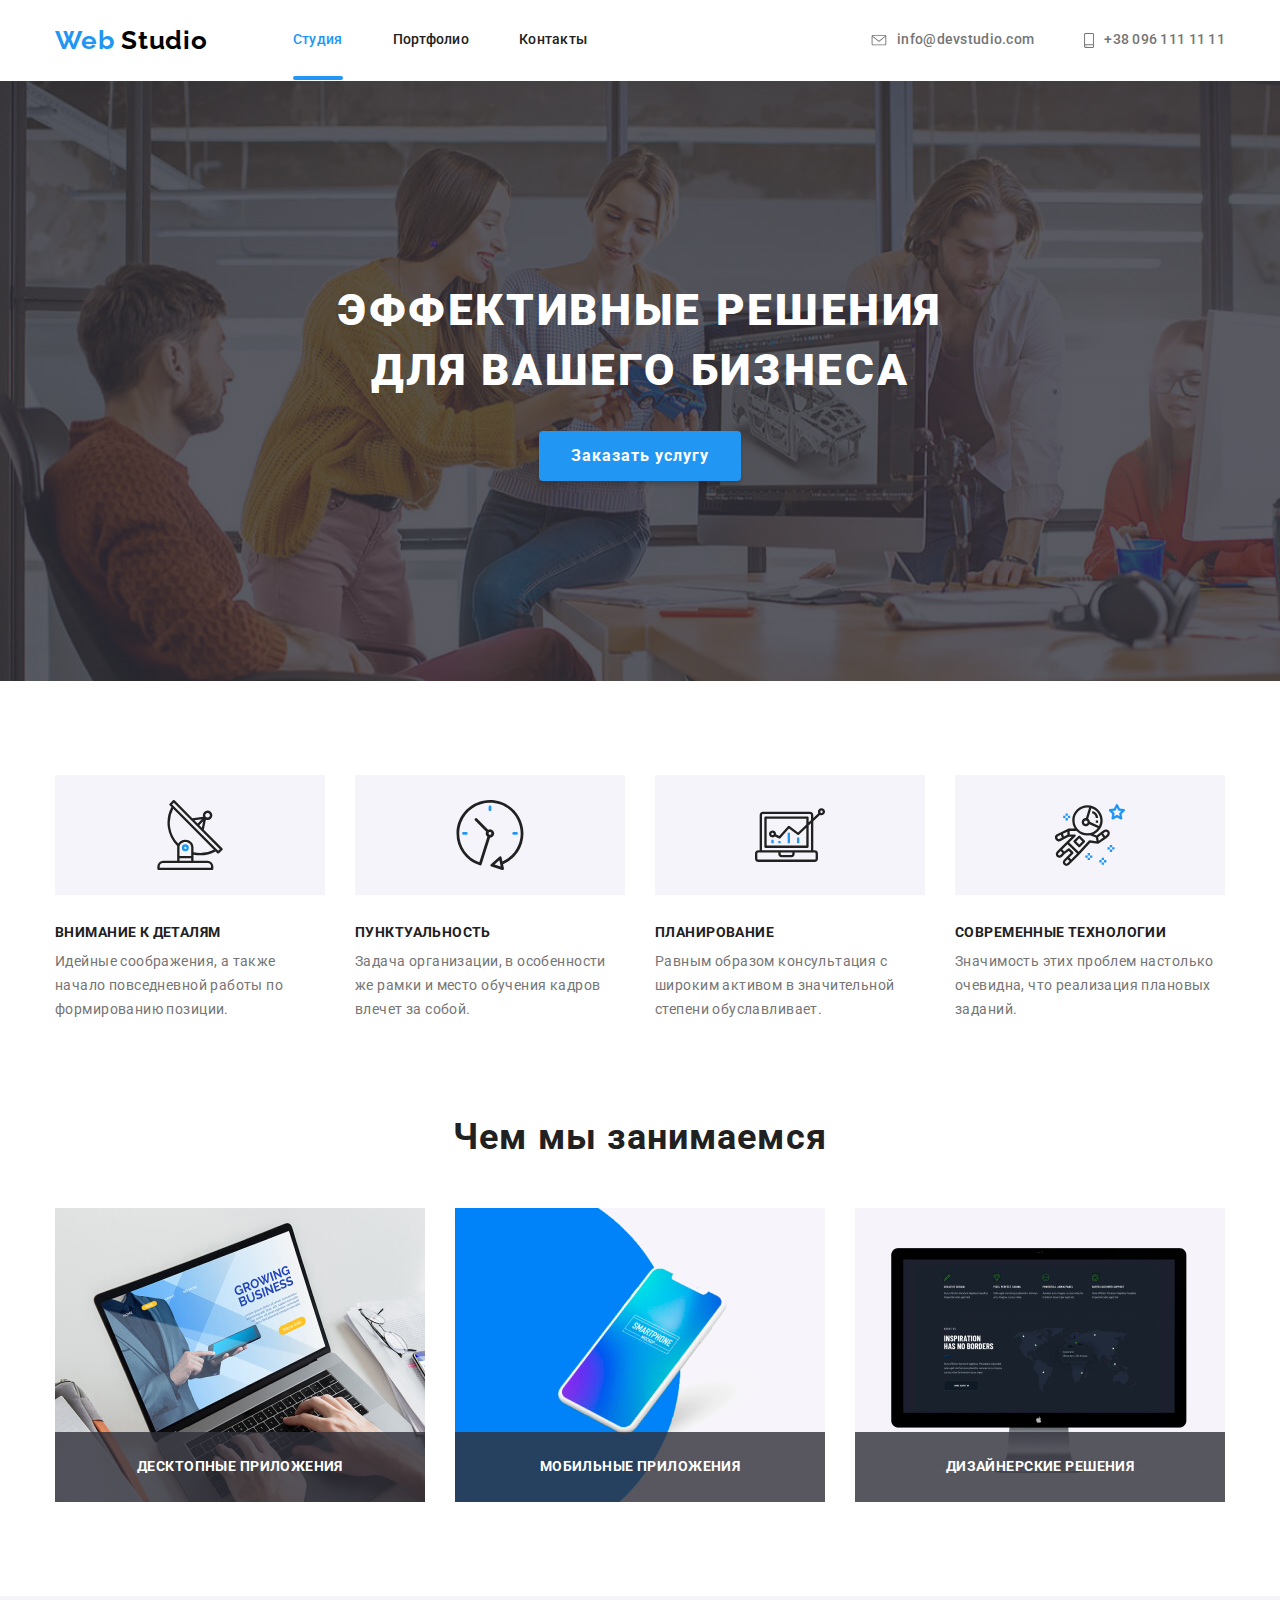
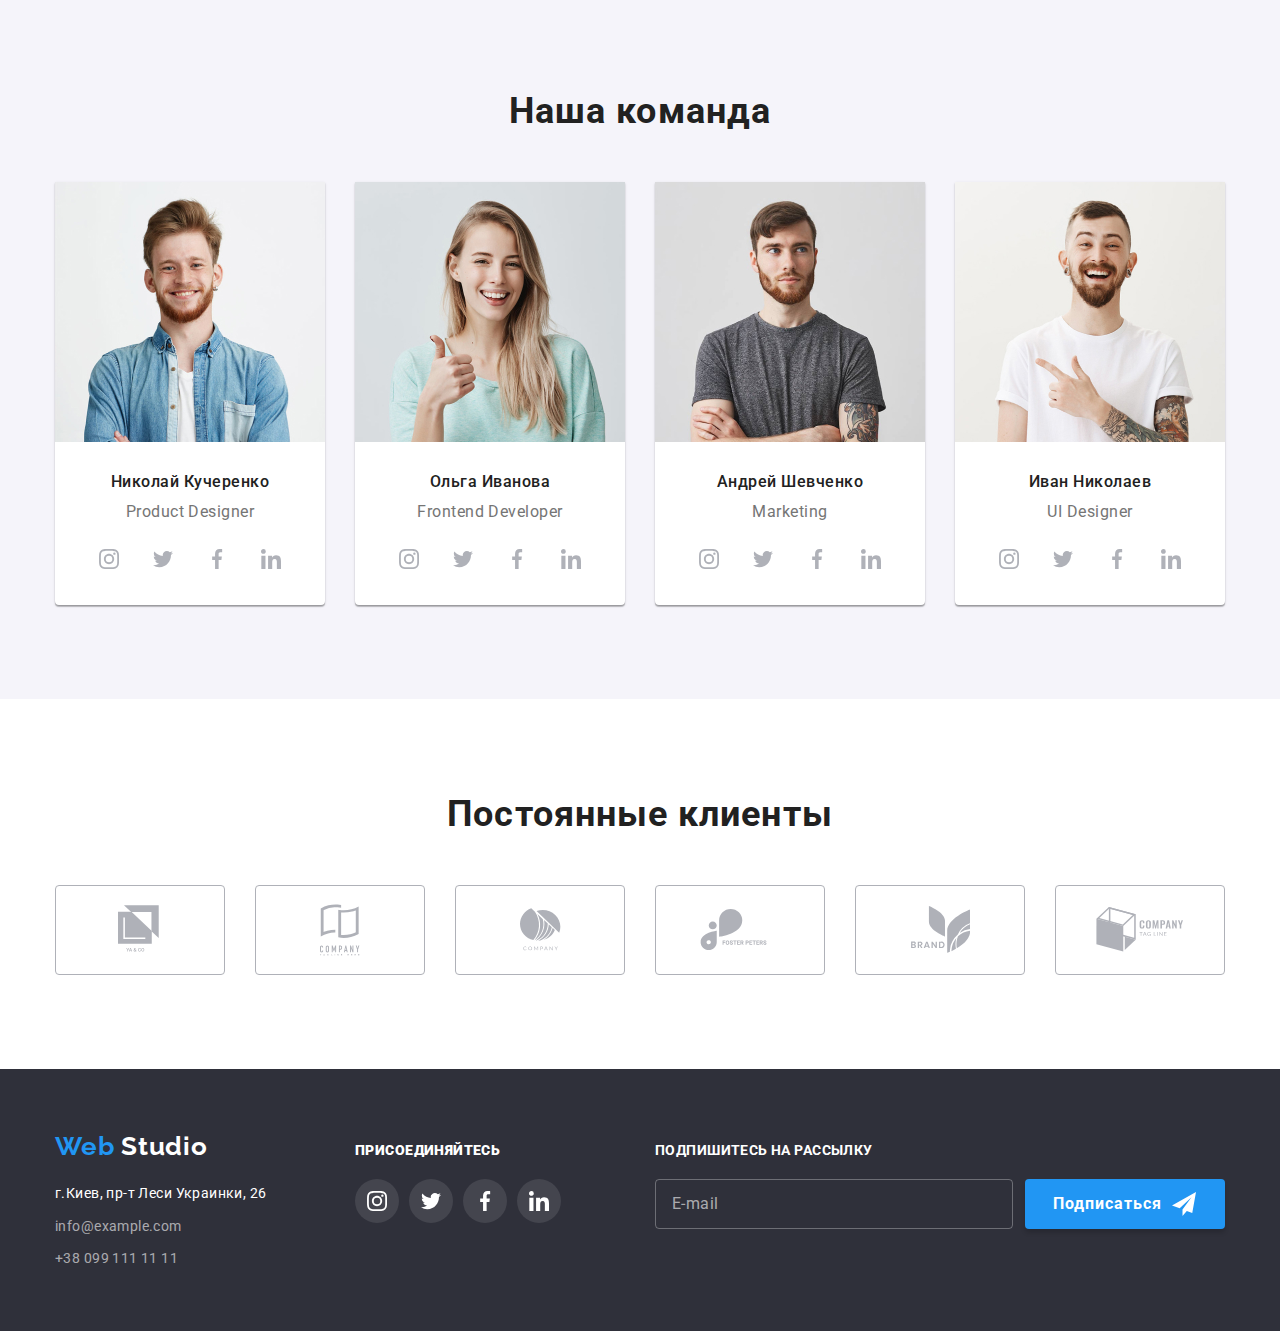
<file: index.html>
<!DOCTYPE html>
<html lang="ru">
  <head>
    <meta charset="UTF-8" />
    <meta name="viewport" content="width=device-width, initial-scale=1.0" />
    <title>Web Studio</title>
    <link
      href="https://fonts.googleapis.com/css2?family=Raleway:wght@700&family=Roboto:wght@400;500;700;900&display=swap"
      rel="stylesheet"
    />
    <link rel="stylesheet" href="./css/normalize.css" />
    <link rel="stylesheet" href="./css/styles.css" />
  </head>
  <body>
    <header class="site-navig">
      <div class="container">
        <nav class="main-navig">
          <a href="./index.html" lang="en" class="logo link">
            <span class="accent"> Web </span> Studio
          </a>
          <ul class="navig-list">
            <li class="navig-item">
              <a href="./index.html" class="navig link current">Студия</a>
            </li>
            <li class="navig-item">
              <a href="./portfolio.html" class="navig link">Портфолио</a>
            </li>
            <li class="navig-item">
              <a href="" class="navig link">Контакты</a>
            </li>
          </ul>
        </nav>
        <address class="main-navig-address">
          <a href="mailto:info@devstudio.com" class="mail link">
            <svg class="envelope-svg" width="16" height="11">
              <use href="./images/sprite.svg#icon-envelope"></use>
            </svg>
            info@devstudio.com
          </a>
          <a href="tel:+380961111111" class="telephone link">
            <svg class="smartphone-svg" width="10" height="15">
              <use href="./images/sprite.svg#icon-smartphone"></use>
            </svg>
            +38 096 111 11 11
          </a>
        </address>
      </div>
    </header>

    <main>
      <!--секция - Герой-->
      <section class="hero">
        <h1 class="hero-title">
          Эффективные решения <br />
          для вашего бизнеса
        </h1>
        <button data-modal-open type="button" class="hero-btn">
          Заказать услугу
        </button>
      </section>

      <!--Модальное окно с формой-->
      <div data-modal class="backdrop is-hidden">
        <form class="modal-form">
          <b class="modal-form-title">
            Оставьте свои данные, мы вам перезвоним</b
          >
          <button data-modal-close type="button" class="modal-close-btn">
            <svg class="modal-form-icon-close" width="18" height="18">
              <use href="./images/sprite.svg#icon-close"></use>
            </svg>
          </button>
          <div class="modal-form-user-name">
            <input
              type="text"
              name="user-name"
              id="user-name"
              class="modal-form-input"
              placeholder=" "
              required
              minlength="2"
            />
            <label for="user-name" class="modal-form-label"> Имя* </label>
            <svg class="modal-form-icons" width="18" height="18">
              <use href="./images/sprite.svg#icon-person"></use>
            </svg>
          </div>
          <div class="modal-form-user-telephone">
            <input
              type="tel"
              name="user-telephone"
              id="user-telephone"
              class="modal-form-input"
              placeholder=" "
              required
              minlength="10"
              maxlength="10"
            />
            <label for="user-telephone" class="modal-form-label">
              Телефон*
            </label>
            <svg class="modal-form-icons" width="18" height="18">
              <use href="./images/sprite.svg#icon-phone"></use>
            </svg>
          </div>
          <div class="modal-form-user-email">
            <input
              type="email"
              name="user-email"
              id="user-email"
              class="modal-form-input"
              placeholder=" "
              required
            />
            <label for="user-email" class="modal-form-label"> Почта* </label>
            <svg class="modal-form-icons" width="18" height="18">
              <use href="./images/sprite.svg#icon-email"></use>
            </svg>
          </div>
          <div class="modal-form-user-comment">
            <textarea
              class="modal-form-comment"
              name="user-comment"
              id="user-comment"
              placeholder=" "
            ></textarea>
            <label for="user-comment" class="modal-form-label">
              Комментарий
            </label>
          </div>
          <label class="user-agreement">
            Соглашаюсь с рассылкой и принимаю
            <a chref="" class="accent-agreement"> Условия договора </a>
            <input
              type="checkbox"
              value="accept"
              name="user-agreement"
              class="agreement-checkbox"
            />
            <svg class="icon-check" width="16" height="15">
              <use href="./images/sprite.svg#icon-check"></use>
            </svg>
          </label>

          <button type="submit" class="modal-form-btn">Отправить</button>
        </form>
      </div>

      <!--секция со скрытым заголовком - Наши преимущества -->
      <section class="preference">
        <div class="container">
          <h2 class="visuallyhidden">Наши преимущества</h2>
          <ul class="preference-list">
            <li class="preference-item">
              <div class="preference-item-svg">
                <svg class="icons" width="70" height="70">
                  <use href="./images/sprite.svg#antenna"></use>
                </svg>
              </div>
              <h3 class="preference-subtitle">Внимание к деталям</h3>
              <p class="preference-description">
                Идейные соображения, а также начало повседневной работы по
                формированию позиции.
              </p>
            </li>
            <li class="preference-item">
              <div class="preference-item-svg">
                <svg class="icons" width="70" height="70">
                  <use href="./images/sprite.svg#clock"></use>
                </svg>
              </div>
              <h3 class="preference-subtitle">Пунктуальность</h3>
              <p class="preference-description">
                Задача организации, в особенности же рамки и место обучения
                кадров влечет за собой.
              </p>
            </li>
            <li class="preference-item">
              <div class="preference-item-svg">
                <svg class="icons" width="70" height="70">
                  <use href="./images/sprite.svg#diagram"></use>
                </svg>
              </div>
              <h3 class="preference-subtitle">Планирование</h3>
              <p class="preference-description">
                Равным образом консультация с широким активом в значительной
                степени обуславливает.
              </p>
            </li>
            <li class="preference-item">
              <div class="preference-item-svg">
                <svg class="icons" width="70" height="70">
                  <use href="./images/sprite.svg#astronaut"></use>
                </svg>
              </div>
              <h3 class="preference-subtitle">
                Современные технологии
              </h3>
              <p class="preference-description">
                Значимость этих проблем настолько очевидна, что реализация
                плановых заданий.
              </p>
            </li>
          </ul>
        </div>
      </section>
      <!--Наши услуги-->
      <section class="services">
        <div class="container">
          <h2 class="services-title">Чем мы занимаемся</h2>
          <ul class="services-list">
            <li class="services-item">
              <a href="" class="link">
                <img src="./images/img1.jpg " alt="ноутбук" width="370" />
                <p class="services-text"><b>Десктопные приложения</b></p>
              </a>
            </li>
            <li class="services-item">
              <a href="" class="link">
                <img
                  src="./images/img2.jpg "
                  alt="мобильный телефон"
                  width="370"
                />
                <p class="services-text"><b>Мобильные приложения </b></p>
              </a>
            </li>
            <li class="services-item">
              <a href="" class="link">
                <img src="./images/img3.jpg " alt="монитор" width="370" />
                <p class="services-text"><b>Дизайнерские решения</b></p>
              </a>
            </li>
          </ul>
        </div>
      </section>
      <!--Наша команда-->
      <section class="team">
        <div class="container">
          <h2 class="team-title">Наша команда</h2>
          <ul class="team-list">
            <li class="team-item">
              <img
                src="./images/Nikolai.jpg "
                alt="Фото Николая Кучеренко"
                width="270"
              />
              <h3 class="team-subtitle">Николай Кучеренко</h3>
              <p class="team-position" lang="en">Product Designer</p>
              <ul class="social-list">
                <li class="social-list-item">
                  <a class="link" href="" aria-label="ссылка на Instagram">
                    <svg class="social-icons" width="20" height="20">
                      <use href="./images/sprite.svg#icon-instagram"></use>
                    </svg>
                  </a>
                </li>
                <li class="social-list-item">
                  <a class="link" href="" aria-label="ссылка на Twitter">
                    <svg class="social-icons" width="20" height="20">
                      <use href="./images/sprite.svg#icon-twitter"></use>
                    </svg>
                  </a>
                </li>
                <li class="social-list-item">
                  <a class="link" href="" aria-label="ссылка на Facebook">
                    <svg class="social-icons" width="20" height="20">
                      <use href="./images/sprite.svg#icon-facebook"></use>
                    </svg>
                  </a>
                </li>
                <li class="social-list-item">
                  <a class="link" href="" aria-label="ссылка на LinkedIn">
                    <svg class="social-icons" width="20" height="20">
                      <use href="./images/sprite.svg#icon-linkedin"></use>
                    </svg>
                  </a>
                </li>
              </ul>
            </li>
            <li class="team-item">
              <img
                src="./images/Olga.jpg "
                alt="Фото Ольги Ивановой"
                width="270"
              />
              <h3 class="team-subtitle">Ольга Иванова</h3>
              <p class="team-position" lang="en">Frontend Developer</p>
              <ul class="social-list">
                <li class="social-list-item">
                  <a class="link" href="" aria-label="ссылка на Instagram">
                    <svg class="social-icons" width="20" height="20">
                      <use href="./images/sprite.svg#icon-instagram"></use>
                    </svg>
                  </a>
                </li>
                <li class="social-list-item">
                  <a class="link" href="" aria-label="ссылка на Twitter">
                    <svg class="social-icons" width="20" height="20">
                      <use href="./images/sprite.svg#icon-twitter"></use>
                    </svg>
                  </a>
                </li>
                <li class="social-list-item">
                  <a class="link" href="" aria-label="ссылка на Facebook">
                    <svg class="social-icons" width="20" height="20">
                      <use href="./images/sprite.svg#icon-facebook"></use>
                    </svg>
                  </a>
                </li>
                <li class="social-list-item">
                  <a class="link" href="" aria-label="ссылка на LinkedIn">
                    <svg class="social-icons" width="20" height="20">
                      <use href="./images/sprite.svg#icon-linkedin"></use>
                    </svg>
                  </a>
                </li>
              </ul>
            </li>
            <li class="team-item">
              <img
                src="./images/Andrei.jpg "
                alt="Фото Андрея Шевченко"
                width="270"
              />
              <h3 class="team-subtitle">Андрей Шевченко</h3>
              <p class="team-position" lang="en">Marketing</p>
              <ul class="social-list">
                <li class="social-list-item">
                  <a class="link" href="" aria-label="ссылка на Instagram">
                    <svg class="social-icons" width="20" height="20">
                      <use href="./images/sprite.svg#icon-instagram"></use>
                    </svg>
                  </a>
                </li>
                <li class="social-list-item">
                  <a class="link" href="" aria-label="ссылка на Twitter">
                    <svg class="social-icons" width="20" height="20">
                      <use href="./images/sprite.svg#icon-twitter"></use>
                    </svg>
                  </a>
                </li>
                <li class="social-list-item">
                  <a class="link" href="" aria-label="ссылка на Facebook">
                    <svg class="social-icons" width="20" height="20">
                      <use href="./images/sprite.svg#icon-facebook"></use>
                    </svg>
                  </a>
                </li>
                <li class="social-list-item">
                  <a class="link" href="" aria-label="ссылка на LinkedIn">
                    <svg class="social-icons" width="20" height="20">
                      <use href="./images/sprite.svg#icon-linkedin"></use>
                    </svg>
                  </a>
                </li>
              </ul>
            </li>
            <li class="team-item">
              <img
                src="./images/Ivan.jpg "
                alt="Фото Ивана Николаева"
                width="270"
              />
              <h3 class="team-subtitle">Иван Николаев</h3>
              <p class="team-position" lang="en">UI Designer</p>
              <ul class="social-list">
                <li class="social-list-item">
                  <a class="link" href="" aria-label="ссылка на Instagram">
                    <svg class="social-icons" width="20" height="20">
                      <use href="./images/sprite.svg#icon-instagram"></use>
                    </svg>
                  </a>
                </li>
                <li class="social-list-item">
                  <a class="link" href="" aria-label="ссылка на Twitter">
                    <svg class="social-icons" width="20" height="20">
                      <use href="./images/sprite.svg#icon-twitter"></use>
                    </svg>
                  </a>
                </li>
                <li class="social-list-item">
                  <a class="link" href="" aria-label="ссылка на Facebook">
                    <svg class="social-icons" width="20" height="20">
                      <use href="./images/sprite.svg#icon-facebook"></use>
                    </svg>
                  </a>
                </li>
                <li class="social-list-item">
                  <a class="link" href="" aria-label="ссылка на LinkedIn">
                    <svg class="social-icons" width="20" height="20">
                      <use href="./images/sprite.svg#icon-linkedin"></use>
                    </svg>
                  </a>
                </li>
              </ul>
            </li>
          </ul>
        </div>
      </section>
      <!--Постоянные клиенты-->
      <section class="clients">
        <div class="container">
          <h2 class="client-title">Постоянные клиенты</h2>
          <ul class="client-list">
            <li class="client-list-item">
              <a
                class="client-list-link"
                href=""
                target="_blank"
                aria-label="логотип компании YA and CO"
              >
                <svg class="clients-logo" width="45" height="50">
                  <use href="./images/sprite.svg#client1"></use>
                </svg>
              </a>
            </li>
            <li class="client-list-item">
              <a
                class="client-list-link"
                href=""
                target="_blank"
                aria-label="логотип компании Tagline Here"
              >
                <svg class="clients-logo" width="40" height="52">
                  <use href="./images/sprite.svg#client2"></use>
                </svg>
              </a>
            </li>
            <li class="client-list-item">
              <a
                class="client-list-link"
                href=""
                target="_blank"
                aria-label="логотип компании Company"
              >
                <svg class="clients-logo" width="41" height="43">
                  <use href="./images/sprite.svg#client3"></use>
                </svg>
              </a>
            </li>
            <li class="client-list-item">
              <a
                class="client-list-link"
                href=""
                target="_blank"
                aria-label="логотип компании Foster Peters"
              >
                <svg class="clients-logo" width="80" height="42">
                  <use href="./images/sprite.svg#client4"></use>
                </svg>
              </a>
            </li>
            <li class="client-list-item">
              <a
                class="client-list-link"
                href=""
                target="_blank"
                aria-label="логотип компании Brand"
              >
                <svg class="clients-logo" width="59" height="47">
                  <use href="./images/sprite.svg#client5"></use>
                </svg>
              </a>
            </li>
            <li class="client-list-item">
              <a
                class="client-list-link"
                href=""
                target="_blank"
                aria-label="логотип компании Tag Line"
              >
                <svg class="clients-logo" width="88" height="45">
                  <use href="./images/sprite.svg#client6"></use>
                </svg>
              </a>
            </li>
          </ul>
        </div>
      </section>
    </main>
    <footer>
      <div class="container">
        <div class="footer-left">
          <a href="./index.html" lang="en" class="logo link">
            <span class="accent"> Web </span> Studio
          </a>
          <address class="contact-info">
            г.Киев, пр-т Леси Украинки, 26
            <a href="mailto:info@example.com" class="contact-info-mail link"
              >info@example.com</a
            >
            <a href="tel:+380991111111" class="contact-info-telephone link"
              >+38 099 111 11 11</a
            >
          </address>
        </div>
        <div class="footer-center">
          <p class="call-to-action"><b>Присоединяйтесь</b></p>
          <ul class="social-list">
            <li class="social-list-item">
              <a class="link" href="" aria-label="ссылка на Instagram">
                <svg class="social-icons" width="20" height="20">
                  <use href="./images/sprite.svg#icon-instagram"></use>
                </svg>
              </a>
            </li>
            <li class="social-list-item">
              <a class="link twitter" href="" aria-label="ссылка на Twitter">
                <svg class="social-icons" width="20" height="20">
                  <use href="./images/sprite.svg#icon-twitter"></use>
                </svg>
              </a>
            </li>
            <li class="social-list-item">
              <a class="link facebook" href="" aria-label="ссылка на Facebook">
                <svg class="social-icons" width="20" height="20">
                  <use href="./images/sprite.svg#icon-facebook"></use>
                </svg>
              </a>
            </li>
            <li class="social-list-item">
              <a class="link linkedin" href="" aria-label="ссылка на LinkedIn">
                <svg class="social-icons" width="20" height="20">
                  <use href="./images/sprite.svg#icon-linkedin"></use>
                </svg>
              </a>
            </li>
          </ul>
        </div>
        <div class="form-submit">
          <form>
            <b class="call-to-action">Подпишитесь на рассылку</b>
            <input
              type="email"
              class="form-submit-email"
              name="user-email"
              placeholder="E-mail"
            />
            <button type="submit" class="form-submit-btn">
              Подписаться
              <svg class="form-icon" width="24" height="24">
                <use href="./images/sprite.svg#icon-send"></use>
              </svg>
            </button>
          </form>
        </div>
      </div>
    </footer>
    <script src="./js/modal.js"></script>
  </body>
</html>
</file>
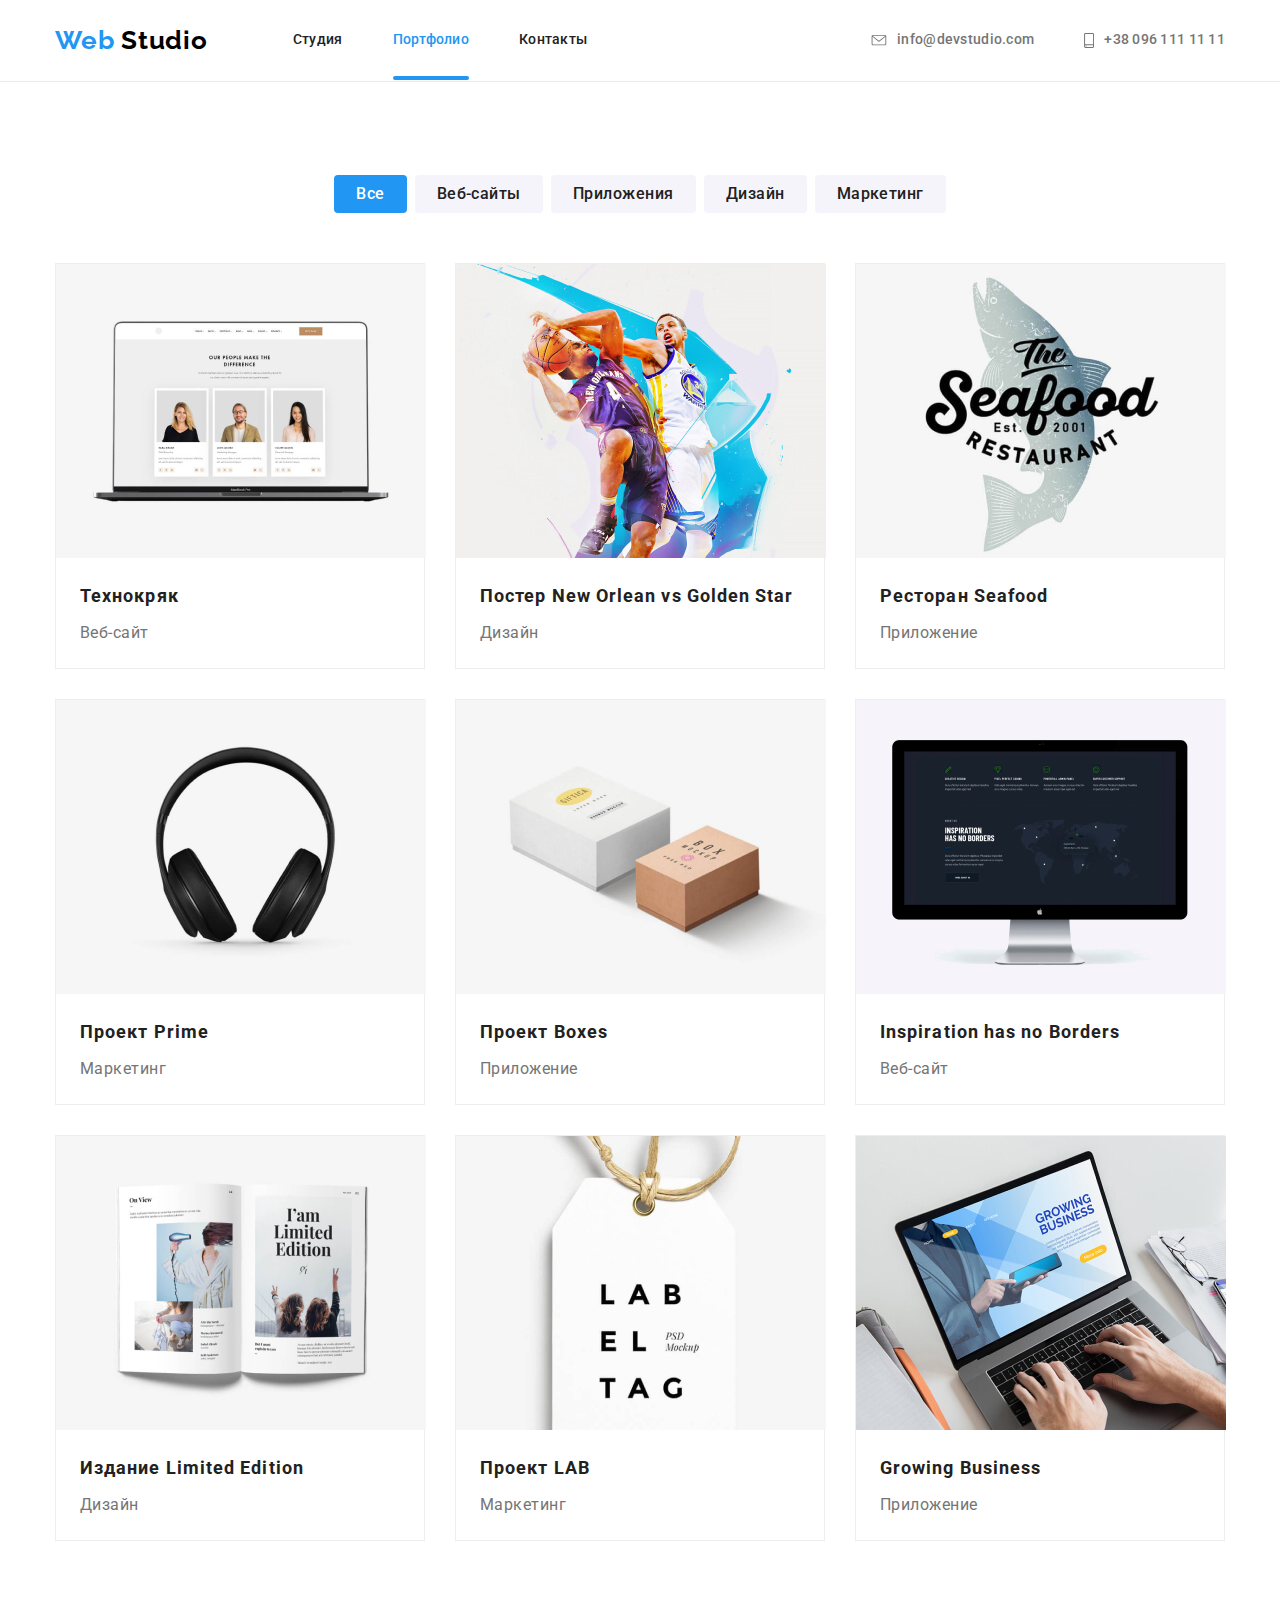
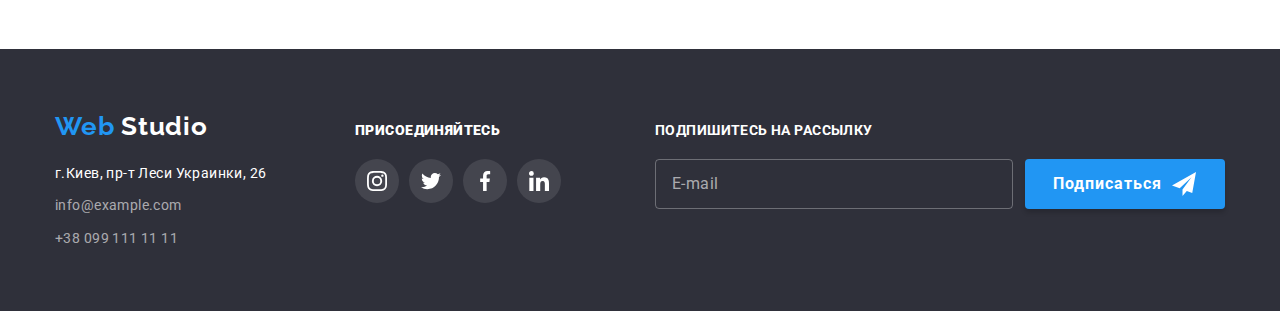
<file: portfolio.html>
<!DOCTYPE html>
<html lang="ru">
  <head>
    <meta charset="UTF-8" />
    <meta name="viewport" content="width=device-width, initial-scale=1.0" />
    <title>Портфолио</title>
    <link
      href="https://fonts.googleapis.com/css2?family=Raleway:wght@700&family=Roboto:wght@400;500;700;900&display=swap"
      rel="stylesheet"
    />
    <link rel="stylesheet" href="./css/normalize.css" />
    <link rel="stylesheet" href="./css/styles.css" />
  </head>

  <body>
    <header class="site-navig">
      <div class="container">
        <nav class="main-navig">
          <a href="./index.html" lang="en" class="logo link">
            <span class="accent"> Web </span> Studio
          </a>
          <ul class="navig-list">
            <li class="navig-item">
              <a href="./index.html" class="navig link">Студия</a>
            </li>
            <li class="navig-item">
              <a href="./portfolio.html" class="navig link current"
                >Портфолио</a
              >
            </li>
            <li class="navig-item">
              <a href="" class="navig link">Контакты</a>
            </li>
          </ul>
        </nav>
        <address class="main-navig-address">
          <a href="mailto:info@devstudio.com" class="mail link">
            <svg class="envelope-svg" width="16" height="11">
              <use href="./images/sprite.svg#icon-envelope"></use>
            </svg>
            info@devstudio.com
          </a>
          <a href="tel:+380961111111" class="telephone link">
            <svg class="smartphone-svg" width="10" height="15">
              <use href="./images/sprite.svg#icon-smartphone"></use>
            </svg>
            +38 096 111 11 11
          </a>
        </address>
      </div>
    </header>
    <main>
      <!--контент страницы-->
      <section class="works">
        <div class="container">
          <h1 class="visuallyhidden">
            Наши работы
          </h1>
          <ul class="filter">
            <li class="filter-item">
              <button class="filter-btn active" type="button">Все</button>
            </li>
            <li class="filter-item">
              <button class="filter-btn" type="button">Веб-сайты</button>
            </li>
            <li class="filter-item">
              <button class="filter-btn" type="button">Приложения</button>
            </li>
            <li class="filter-item">
              <button class="filter-btn" type="button">Дизайн</button>
            </li>
            <li class="filter-item">
              <button class="filter-btn" type="button">Маркетинг</button>
            </li>
          </ul>
          <ul class="works-examples">
            <li class="works-examples-item">
              <a
                href=""
                class="works-examples-link link"
                aria-label="ссылка на пример сайта"
              >
                <div class="works-examples-overlay">
                  <img
                    src="./images/portfolio/project1.jpg"
                    alt="Стартовая страница веб-сайта Технокряк"
                    width="370"
                  />
                  <p class="works-examples-description">
                    Технокряк это современная площадка распространения
                    коронавируса. Компании используют эту платформу для
                    цифрового шпионажа и атак на защищённые сервера конкурентов.
                  </p>
                </div>
                <h2 class="works-examples-subtitle">Технокряк</h2>
                <p class="description-filter">Веб-сайт</p>
              </a>
            </li>
            <li class="works-examples-item">
              <a
                href=""
                class="works-examples-link link"
                aria-label="ссылка на пример дизайна постера"
              >
                <div class="works-examples-overlay">
                  <img
                    src="./images/portfolio/project2.jpg"
                    alt="Постер с баскетболистами"
                    width="370"
                  />
                  <p class="works-examples-description">
                    Технокряк это современная площадка распространения
                    коронавируса. Компании используют эту платформу для
                    цифрового шпионажа и атак на защищённые сервера конкурентов.
                  </p>
                </div>
                <h2 class="works-examples-subtitle">
                  Постер New Orlean vs Golden Star
                </h2>
                <p class="description-filter">Дизайн</p>
              </a>
            </li>
            <li class="works-examples-item">
              <a
                href=""
                class="works-examples-link link"
                aria-label="ссылка на пример приложения"
              >
                <div class="works-examples-overlay">
                  <img
                    src="./images/portfolio/project3.jpg"
                    alt="Стартовая страница приложения Ресторана Seafood"
                    width="370"
                  />
                  <p class="works-examples-description">
                    Технокряк это современная площадка распространения
                    коронавируса. Компании используют эту платформу для
                    цифрового шпионажа и атак на защищённые сервера конкурентов.
                  </p>
                </div>
                <h2 class="works-examples-subtitle">Ресторан Seafood</h2>
                <p class="description-filter">Приложение</p>
              </a>
            </li>
            <li class="works-examples-item">
              <a
                href=""
                class="works-examples-link link"
                aria-label="ссылка на пример маркетинга"
              >
                <div class="works-examples-overlay">
                  <img
                    src="./images/portfolio/project4.jpg"
                    alt="Накладные наушники"
                    width="370"
                  />
                  <p class="works-examples-description">
                    Технокряк это современная площадка распространения
                    коронавируса. Компании используют эту платформу для
                    цифрового шпионажа и атак на защищённые сервера конкурентов.
                  </p>
                </div>
                <h2 class="works-examples-subtitle">Проект Prime</h2>
                <p class="description-filter">Маркетинг</p>
              </a>
            </li>
            <li class="works-examples-item">
              <a
                href=""
                class="works-examples-link link"
                aria-label="ссылка на пример приложения"
              >
                <div class="works-examples-overlay">
                  <img
                    src="./images/portfolio/project5.jpg"
                    alt="Коробки"
                    width="370"
                  />
                  <p class="works-examples-description">
                    Технокряк это современная площадка распространения
                    коронавируса. Компании используют эту платформу для
                    цифрового шпионажа и атак на защищённые сервера конкурентов.
                  </p>
                </div>
                <h2 class="works-examples-subtitle">Проект Boxes</h2>
                <p class="description-filter">Приложение</p>
              </a>
            </li>
            <li class="works-examples-item">
              <a
                href=""
                class="works-examples-link link"
                aria-label="ссылка на пример сайта"
              >
                <div class="works-examples-overlay">
                  <img
                    src="./images/portfolio/project6.jpg"
                    alt="Монитор"
                    width="370"
                  />
                  <p class="works-examples-description">
                    Технокряк это современная площадка распространения
                    коронавируса. Компании используют эту платформу для
                    цифрового шпионажа и атак на защищённые сервера конкурентов.
                  </p>
                </div>
                <h2 class="works-examples-subtitle" lang="en">
                  Inspiration has no Borders
                </h2>
                <p class="description-filter">Веб-сайт</p>
              </a>
            </li>
            <li class="works-examples-item">
              <a
                href=""
                class="works-examples-link link"
                aria-label="ссылка на пример дизайна журнала"
              >
                <div class="works-examples-overlay">
                  <img
                    src="./images/portfolio/project7.jpg"
                    alt="Журнал"
                    width="370"
                  />
                  <p class="works-examples-description">
                    Технокряк это современная площадка распространения
                    коронавируса. Компании используют эту платформу для
                    цифрового шпионажа и атак на защищённые сервера конкурентов.
                  </p>
                </div>
                <h2 class="works-examples-subtitle">Издание Limited Edition</h2>
                <p class="description-filter">Дизайн</p>
              </a>
            </li>
            <li class="works-examples-item">
              <a
                href=""
                class="works-examples-link link"
                aria-label="ссылка на пример маркетинга"
              >
                <div class="works-examples-overlay">
                  <img
                    src="./images/portfolio/project8.jpg"
                    alt="Тег"
                    width="370"
                  />
                  <p class="works-examples-description">
                    Технокряк это современная площадка распространения
                    коронавируса. Компании используют эту платформу для
                    цифрового шпионажа и атак на защищённые сервера конкурентов.
                  </p>
                </div>
                <h2 class="works-examples-subtitle">Проект LAB</h2>
                <p class="description-filter">Маркетинг</p>
              </a>
            </li>
            <li class="works-examples-item">
              <a
                href=""
                class="works-examples-link link"
                aria-label="ссылка на пример приложения"
              >
                <div class="works-examples-overlay">
                  <img
                    src="./images/portfolio/project9.jpg"
                    alt="Ноутбук"
                    width="370"
                  />
                  <p class="works-examples-description">
                    Технокряк это современная площадка распространения
                    коронавируса. Компании используют эту платформу для
                    цифрового шпионажа и атак на защищённые сервера конкурентов.
                  </p>
                </div>
                <h2 class="works-examples-subtitle" lang="en">
                  Growing Business
                </h2>
                <p class="description-filter">Приложение</p>
              </a>
            </li>
          </ul>
        </div>
      </section>
    </main>
    <footer>
      <div class="container">
        <div class="footer-left">
          <a href="./index.html" lang="en" class="logo link">
            <span class="accent"> Web </span> Studio
          </a>
          <address class="contact-info">
            г.Киев, пр-т Леси Украинки, 26
            <a href="mailto:info@example.com" class="contact-info-mail link"
              >info@example.com
            </a>
            <a href="tel:+380991111111" class="contact-info-telephone link"
              >+38 099 111 11 11
            </a>
          </address>
        </div>
        <div class="footer-center">
          <p class="call-to-action"><b>Присоединяйтесь</b></p>
          <ul class="social-list">
            <li class="social-list-item">
              <a class="link" href="" aria-label="ссылка на Instagram">
                <svg class="social-icons" width="20" height="20">
                  <use href="./images/sprite.svg#icon-instagram"></use>
                </svg>
              </a>
            </li>
            <li class="social-list-item">
              <a class="link twitter" href="" aria-label="ссылка на Twitter">
                <svg class="social-icons" width="20" height="20">
                  <use href="./images/sprite.svg#icon-twitter"></use>
                </svg>
              </a>
            </li>
            <li class="social-list-item">
              <a class="link facebook" href="" aria-label="ссылка на Facebook">
                <svg class="social-icons" width="20" height="20">
                  <use href="./images/sprite.svg#icon-facebook"></use>
                </svg>
              </a>
            </li>
            <li class="social-list-item">
              <a class="link linkedin" href="" aria-label="ссылка на LinkedIn">
                <svg class="social-icons" width="20" height="20">
                  <use href="./images/sprite.svg#icon-linkedin"></use>
                </svg>
              </a>
            </li>
          </ul>
        </div>
        <div class="form-submit">
          <form>
            <b class="call-to-action">Подпишитесь на рассылку</b>
            <input
              type="email"
              class="form-submit-email"
              name="user-email"
              placeholder="E-mail"
            />
            <button type="submit" class="form-submit-btn">
              Подписаться
              <svg class="form-icon" width="24" height="24">
                <use href="./images/sprite.svg#icon-send"></use>
              </svg>
            </button>
          </form>
        </div>
      </div>
    </footer>
  </body>
</html>
</file>
<file: css/styles.css>
html {
  box-sizing: border-box;
}
*,
*::before,
*::after {
  box-sizing: inherit;
}

/*палитра цветов*/
:root {
  --primary-font-family: 'Roboto', sans-serif;
  --logo-font-family: 'Raleway', sans-serif;
  --primary-text-color: #757575;
  --primary-white: #ffffff;
  --footer-info-text: rgba(255, 255, 255, 0.6);
  --footer-background-color: #2f303a;
  --title-text-color: #212121;
  --accent-color: #2196f3;
  --filter-background-color: #f5f4fa;
}
body {
  background-color: var(--primary-white);
  font-family: var(--primary-font-family);
  font-style: normal;
  font-weight: 400;
  font-size: 14px;
  color: var(--primary-text-color);
}
.container {
  width: 1200px;
  padding-left: 15px;
  padding-right: 15px;
  margin-right: auto;
  margin-left: auto;
}
.navig-list,
.preference-list,
.services-list,
.team-list,
.client-list,
.social-list {
  display: flex;
  margin: 0;
  padding: 0;
  list-style: none;
}

.link {
  text-decoration: none;
}

h2,
h3 {
  margin: 0;
}
img {
  display: block;
  max-width: 100%;
  height: auto;
}

/* стилизация для header и footer */
.site-navig .container,
.main-navig,
.main-navig-address {
  display: flex;
  align-items: center;
}

.main-navig .logo {
  display: block;
  padding-top: 25px;
  padding-bottom: 25px;
  margin-right: 85px;

  color: #000000;
}

.logo {
  font-family: var(--logo-font-family);
  font-weight: 700;
  font-size: 26px;
  line-height: 1.19;
  letter-spacing: 0.03em;
}
.accent {
  color: var(--accent-color);
}
.navig.link {
  display: block;
  padding-top: 32px;
  padding-bottom: 32px;

  color: var(--title-text-color);
  font-weight: 500;
  line-height: 1.14;
  letter-spacing: 0.02em;

  transition: color 250ms cubic-bezier(0.4, 0, 0.2, 1);
}
.navig.link.current {
  position: relative;
  color: var(--accent-color);
}
.navig.link.current::after {
  content: '';
  display: block;
  position: absolute;
  bottom: 0;
  height: 4px;
  width: 100%;
  border-radius: 2px;
  background-color: var(--accent-color);
}

.main-navig-address .telephone,
.main-navig-address .mail {
  display: flex;
  padding-top: 32px;
  padding-bottom: 32px;
  align-items: center;

  font-style: normal;
  font-weight: 500;
  line-height: 1.14;
  letter-spacing: 0.02em;
  color: var(--primary-text-color);

  transition: color 250ms cubic-bezier(0.4, 0, 0.2, 1);
}

.main-navig-address {
  margin-left: auto;
}

.navig-item:not(:last-child),
.main-navig-address .mail {
  margin-right: 50px;
}
.envelope-svg,
.smartphone-svg {
  margin-right: 10px;
  fill: var(--primary-text-color);
  transition: fill 250ms cubic-bezier(0.4, 0, 0.2, 1);
}
.navig.link:hover,
.navig.link:focus,
address .telephone:hover,
address .mail:hover,
address .telephone:focus,
address .mail:focus {
  color: var(--accent-color);
}

address .mail:hover .envelope-svg,
address .mail:focus .envelope-svg,
address .telephone:hover .smartphone-svg,
address .telephone:focus .smartphone-svg {
  fill: var(--accent-color);
}

footer {
  background-color: var(--footer-background-color);
  color: var(--primary-white);
}
footer .container {
  display: flex;
  align-items: baseline;
  padding-top: 60px;
  padding-bottom: 60px;
}
.footer-left {
  margin-right: 69px;
  min-width: 231px;
}
.footer-center {
  min-width: 206px;
  margin-right: 94px;
}
footer .logo {
  display: block;
  margin-bottom: 20px;
  color: var(--primary-white);
}
.contact-info {
  display: flex;
  flex-direction: column;
  line-height: 1.71;
  font-style: normal;
  letter-spacing: 0.03em;
}
.contact-info .link {
  color: var(--footer-info-text);
}
.contact-info-mail {
  margin-top: 9px;
  margin-bottom: 9px;
}
.call-to-action {
  margin-bottom: 20px;
  font-weight: 700;
  line-height: 1.14;
  letter-spacing: 0.03em;
  text-transform: uppercase;
}

.footer-center .link {
  display: flex;
  justify-content: center;
  align-items: center;

  transition: background-color 250ms cubic-bezier(0.4, 0, 0.2, 1);

  background-color: rgba(255, 255, 255, 0.1);
  border-radius: 50%;
  height: 44px;
  width: 44px;
}

.footer-center .social-icons {
  fill: var(--primary-white);
}

.footer-center .social-list-item:not(:last-child) {
  margin-right: 10px;
}

.footer-center .link:hover,
.footer-center .link:focus {
  background-color: var(--accent-color);
}
/* стилизация основной части index.html*/

/*секция - Герой*/
.hero {
  padding-top: 200px;
  padding-bottom: 200px;
  margin-left: auto;
  margin-right: auto;
  max-width: 1600px;
  background-color: rgba(47, 48, 58, 0.8);
  background-image: linear-gradient(
      rgba(47, 48, 58, 0.8),
      rgba(47, 48, 58, 0.8)
    ),
    url(../images/hero.jpg);
  background-repeat: no-repeat;
  background-size: cover;
}
.hero-title {
  margin-top: 0;
  margin-left: 0;
  margin-right: 0;
  margin-bottom: 30px;

  color: var(--primary-white);
  font-weight: 900;
  font-size: 44px;
  line-height: 1.36;
  text-align: center;
  letter-spacing: 0.06em;
  text-transform: uppercase;
}
.hero-btn {
  display: block;
  margin-left: auto;
  margin-right: auto;
  padding-top: 10px;
  padding-right: 32px;
  padding-bottom: 10px;
  padding-left: 32px;
  cursor: pointer;

  transition: background-color 250ms cubic-bezier(0.4, 0, 0.2, 1);

  min-width: 200px;
  border-radius: 4px;
  border: none;
  text-align: center;
  color: var(--primary-white);
  background-color: var(--accent-color);
  box-shadow: 0px 4px 4px rgba(0, 0, 0, 0.15);
  font-weight: 700;
  font-size: 16px;
  line-height: 1.87;
  letter-spacing: 0.06em;
}
.hero-btn:hover,
.hero-btn:focus {
  background-color: #188ce8;
  outline: none;
}
/*секция - Наши преимущества*/
.visuallyhidden {
  border: 0;
  clip: rect(0 0 0 0);
  clip-path: inset(50%);
  height: 1px;
  margin: -1px;
  overflow: hidden;
  padding: 0;
  position: absolute;
  width: 1px;
  white-space: nowrap;
}

.preference {
  padding-top: 94px;
  padding-bottom: 47px;
}
.preference-item {
  min-width: 270px;
}
.preference-item:not(:last-child),
.services-item:not(:last-child),
.team-item:not(:last-child) {
  margin-right: 30px;
}

.preference-item-svg {
  display: flex;
  align-items: center;
  justify-content: center;
  min-width: 270px;
  height: 120px;
  background-color: var(--filter-background-color);
  margin-bottom: 30px;
}
.icons {
  fill: var(--title-text-color);
}

.preference-subtitle {
  margin-bottom: 10px;

  font-weight: 700;
  font-size: 14px;
  line-height: 1.14;
  letter-spacing: 0.03em;
  text-transform: uppercase;
  color: var(--title-text-color);
}
.preference-description {
  margin: 0;
  line-height: 1.71;
  letter-spacing: 0.03em;
}
/* секция - Наши услуги, Наша команда, Постоянные клиенты*/
.services {
  padding-top: 47px;
  padding-bottom: 94px;
}
.services-title,
.team-title,
.client-title {
  margin-bottom: 50px;

  font-weight: 700;
  font-size: 36px;
  line-height: 1.17;
  text-align: center;
  letter-spacing: 0.03em;
  color: var(--title-text-color);
}
.services-item {
  position: relative;
}
.services-text {
  position: absolute;
  width: 100%;
  height: 70px;
  left: 0;
  bottom: 0;

  margin-top: 0;
  margin-bottom: 0;
  padding-top: 27px;
  padding-bottom: 27px;

  line-height: 1.14;
  text-align: center;
  letter-spacing: 0.03em;
  text-transform: uppercase;
  color: var(--primary-white);
  background-color: rgba(47, 48, 58, 0.8);
}
.team {
  padding-top: 94px;
  padding-bottom: 94px;
  background-color: #f5f4fa;
}
.team-item {
  width: 270px;
  padding-bottom: 24px;

  background-color: var(--primary-white);
  border-radius: 0px 0px 4px 4px;
  box-shadow: 0px 2px 1px rgba(0, 0, 0, 0.2), 0px 1px 1px rgba(0, 0, 0, 0.14),
    0px 1px 3px rgba(0, 0, 0, 0.12);
}
.team-item > img {
  margin-bottom: 30px;
}
.team-subtitle {
  margin-bottom: 10px;

  font-weight: 500;
  font-size: 16px;
  line-height: 1.19;
  text-align: center;
  letter-spacing: 0.03em;
  color: var(--title-text-color);
}
.team-position {
  margin-top: 0;
  margin-bottom: 16px;

  font-size: 16px;
  line-height: 1.19;
  text-align: center;
  letter-spacing: 0.03em;
}
/*список соцсетей*/
.team-item .social-list {
  display: flex;
  justify-content: center;
  align-items: center;
}
.team-item .social-list-item:not(:last-child) {
  margin-right: 10px;
}

.team-item .link {
  display: flex;
  justify-content: center;
  align-items: center;

  transition: background-color 250ms cubic-bezier(0.4, 0, 0.2, 1);

  padding: 12px;
  width: 44px;
  height: 44px;
  border-radius: 50%;
  background-color: var(--primary-white);
}

.social-icons {
  fill: #afb1b8;
  transition: fill 250ms cubic-bezier(0.4, 0, 0.2, 1);
}

.team-item .link:hover .social-icons,
.team-item .link:focus .social-icons {
  fill: var(--primary-white);
}
.team-item .link:hover,
.team-item .link:focus {
  background-color: var(--accent-color);
  outline: none;
}

.clients {
  padding-top: 94px;
  padding-bottom: 94px;
}
.client-list {
  justify-content: space-between;
}
.client-list-link {
  display: flex;
  justify-content: center;
  align-items: center;

  transition: border-color 250ms cubic-bezier(0.4, 0, 0.2, 1);

  width: 170px;
  height: 90px;
  border: 1px solid #afb1b8;
  border-radius: 4px;
}
.clients-logo {
  fill: #afb1b8;
  transition: fill 250ms cubic-bezier(0.4, 0, 0.2, 1);
}
.client-list-link:hover,
.client-list-link:focus {
  border-color: var(--accent-color);
}
.client-list-link:hover .clients-logo,
.client-list-link:focus .clients-logo {
  fill: var(--accent-color);
}
/* стилизация основной части portfolio.html*/
.works {
  border-top: 1px solid #ececec;
}
.works > .container {
  padding-top: 93px;
  padding-bottom: 94px;
}
.filter,
.works-examples {
  list-style: none;
  display: flex;
  margin-top: 0;
  padding: 0;
}
.filter {
  justify-content: center;
  margin-bottom: 50px;
}
.filter-item:not(:last-child) {
  margin-right: 8px;
}
.filter-btn {
  transition: box-shadow 250ms cubic-bezier(0.4, 0, 0.2, 1);

  padding-top: 6px;
  padding-right: 22px;
  padding-bottom: 6px;
  padding-left: 22px;
  cursor: pointer;

  font-weight: 500;
  font-size: 16px;
  line-height: 1.62;
  text-align: center;
  letter-spacing: 0.03em;
  color: var(--title-text-color);
  background-color: var(--filter-background-color);
  border: none;
  border-radius: 4px;
}
.filter-btn.active {
  color: var(--primary-white);
  background-color: var(--accent-color);
}
.filter-btn:hover,
.filter-btn:focus {
  box-shadow: 0px 2px 2px rgba(0, 0, 0, 0.12), 0px 1px 2px rgba(0, 0, 0, 0.08),
    0px 3px 1px rgba(0, 0, 0, 0.1);
  outline: none;
}

.works-examples {
  flex-wrap: wrap;
}
.works-examples-item {
  max-width: 370px;
  margin-bottom: 30px;
  border: 1px solid #eeeeee;
}
.works-examples-item:not(:nth-child(3n)) {
  margin-right: 30px;
}
.works-examples-item:nth-last-child(-n + 3) {
  margin-bottom: 0;
}
.works-examples-link {
  display: block;
  padding-bottom: 20px;
  transition: box-shadow 250ms cubic-bezier(0.4, 0, 0.2, 1);
}
.works-examples-link:hover,
.works-examples-link:focus {
  box-shadow: 1px 4px 6px rgba(0, 0, 0, 0.16), 0px 4px 4px rgba(0, 0, 0, 0.06),
    0px 1px 1px rgba(0, 0, 0, 0.12);
  outline: none;
}

.works-examples-subtitle {
  margin-bottom: 4px;
  padding-left: 24px;
  padding-right: 24px;

  font-weight: 700;
  font-size: 18px;
  line-height: 2;
  letter-spacing: 0.06em;
  color: var(--title-text-color);
}
.description-filter {
  margin: 0;
  padding-left: 24px;
  padding-right: 24px;

  font-size: 16px;
  line-height: 1.87;
  letter-spacing: 0.03em;
  color: var(--primary-text-color);
}

.works-examples-overlay {
  display: block;
  position: relative;
  overflow: hidden;

  margin-bottom: 20px;
  width: 370px;
  height: 294px;
}
.works-examples-description {
  display: inline-block;
  position: absolute;
  top: 0;
  left: 0;
  width: 100%;
  height: 100%;
  transform: translateY(100%);
  transition: transform 250ms cubic-bezier(0.4, 0, 0.2, 1);

  margin: 0;
  padding-top: 63px;
  padding-right: 24px;
  padding-bottom: 63px;
  padding-left: 24px;

  font-size: 18px;
  font-weight: 400;
  line-height: 1.56;
  letter-spacing: 0.03em;
  color: var(--primary-white);
  background-color: rgba(33, 150, 243, 0.9);
}

.works-examples-link:hover .works-examples-description,
.works-examples-link:focus .works-examples-description {
  transform: translateY(0);
}

/*стилизация формы в футере*/
.form-submit form {
  display: flex;
  flex-wrap: wrap;
}
.form-submit-email {
  width: 358px;
  height: 50px;
  border: 1px solid rgba(255, 255, 255, 0.3);
  border-radius: 4px;
  margin-right: 12px;
  padding: 15px 16px;
  drop-shadow: 0px 4px 4px rgba(0, 0, 0, 0.15);
  background-color: transparent;
  color: var(--primary-white);
}
.form-submit-email::placeholder {
  font-family: var(--primary-font-family);
  font-style: normal;
  font-weight: 400;
  font-size: 16px;
  line-height: 1.25;
  letter-spacing: 0.03em;
  color: rgba(255, 255, 255, 0.6);
}
.form-submit-btn {
  display: inline-flex;
  align-items: center;
  padding: 10px 28px;
  width: 200px;
  height: 50px;

  font-family: var(--primary-font-family);
  font-style: normal;
  font-weight: 700;
  font-size: 16px;
  line-height: 1.87;
  letter-spacing: 0.06em;
  color: #fff;
  background-color: #2196f3;
  box-shadow: 0px 4px 4px rgba(0, 0, 0, 0.15);
  border-radius: 4px;
  border: none;
  cursor: pointer;
}
.form-icon {
  margin-left: 10px;
}
/*Модальное окно*/
.is-hidden {
  opacity: 0;
  visibility: hidden;
  pointer-events: none;
  scale: 0.1, 0.1;
}

@keyframes backdrop-visibility {
  from {
    opacity: 0;
    transform: translate(-50%, -50%) scale(0.1);
  }
  to {
    opacity: 1;
    transform: translate(-50%, -50%) scale(1);
  }
}

.backdrop {
  position: fixed;
  z-index: 100;
  left: 0;
  top: 0;
  width: 100%;
  height: 100%;
  background-color: rgba(0, 0, 0, 0.2);
}

.modal-form {
  position: absolute;
  display: flex;
  flex-direction: column;
  width: 528px;
  height: 581px;
  top: 50%;
  left: 50%;
  transform: translate(-50%, -50%);
  padding: 40px;

  background-color: #ffffff;
  box-shadow: 0px 1px 3px rgba(0, 0, 0, 0.12), 0px 1px 1px rgba(0, 0, 0, 0.14),
    0px 2px 1px rgba(0, 0, 0, 0.2);
  border-radius: 4px;
  animation-name: backdrop-visibility;
  animation-duration: 250ms;
  animation-timing-function: cubic-bezier(0.4, 0, 0.2, 1);
}

.modal-close-btn {
  position: absolute;
  top: 8px;
  right: 8px;
  display: flex;
  justify-content: center;
  align-items: center;
  width: 30px;
  height: 30px;
  border-radius: 50%;
  cursor: pointer;
  border: 1px solid rgba(0, 0, 0, 0.1);
  background-color: #fff;
  color: #000;
}
.modal-form-icon-close {
  fill: inherit;
  transition: fill 250ms cubic-bezier(0.4, 0, 0.2, 1);
}
.modal-close-btn:hover > .modal-form-icon-close {
  fill: var(--accent-color);
}

.modal-form-title {
  margin-bottom: 30px;
  font-family: var(--primary-font-family);
  font-style: normal;
  font-size: 20px;
  line-height: 1.15;
  text-align: center;
  letter-spacing: 0.03em;
  color: var(--title-text-color);
}

.modal-form-user-name,
.modal-form-user-telephone,
.modal-form-user-email {
  position: relative;
  margin-bottom: 28px;
}
.modal-form-input {
  padding-left: 42px;
  height: 40px;
}
.modal-form-input,
.modal-form-comment {
  width: 448px;
  border: 1px solid rgba(33, 33, 33, 0.2);
  border-radius: 4px;

  font-family: var(--primary-font-family);
  font-style: normal;
  font-weight: 400;
  font-size: 14px;
  line-height: 1.14;
  letter-spacing: 0.01em;
  color: var(--primary-text-color);
  transition: border-color 250ms cubic-bezier(0.4, 0, 0.2, 1);
}

.modal-form-label {
  position: absolute;
  top: 12px;
  left: 42px;
  transition: all 250ms cubic-bezier(0.4, 0, 0.2, 1);
}
.modal-form-icons {
  position: absolute;
  top: 11px;
  left: 16px;
  transition: fill 250ms cubic-bezier(0.4, 0, 0.2, 1);
}
.modal-form-input:focus ~ .modal-form-icons {
  fill: var(--accent-color);
}
.modal-form-user-comment {
  position: relative;
}
.modal-form-comment {
  height: 120px;
  margin-bottom: 20px;
  resize: none;
  padding-top: 12px;
  padding-right: 16px;
  padding-bottom: 12px;
  padding-left: 16px;
}
.modal-form-user-comment .modal-form-label {
  left: 16px;
}
.modal-form-comment:focus + .modal-form-label,
.modal-form-comment:not(:placeholder-shown) + .modal-form-label {
  transform: translateY(-30px);
  font-size: 12px;
  line-height: 1.17;
  letter-spacing: 0.01em;
  color: var(--accent-color);
}
.user-agreement {
  position: relative;
  width: 448px;
  margin-bottom: 30px;
  padding-left: 42px;
}

.accent-agreement {
  display: inline-block;
  line-height: 0.85;
  border-bottom: 1px solid var(--accent-color);
  cursor: pointer;
  color: var(--accent-color);
}

.agreement-checkbox {
  -webkit-appearance: none;
  -moz-appearance: none;
  appearance: none;
  position: absolute;
}
.icon-check {
  position: absolute;
  top: 0;
  left: 16px;
  fill: #fff;
  stroke: #fff;
  border: 1px solid #212121;
  background-color: #fff;
  transition: all 250ms cubic-bezier(0.4, 0, 0.2, 1);
}

.agreement-checkbox:checked + .icon-check {
  border: none;
  background-color: var(--accent-color);
}

.modal-form-input:focus,
.modal-form-comment:focus {
  outline: none;
  border-color: var(--accent-color);
}

.modal-form-input:focus + .modal-form-label,
.modal-form-input:not(:placeholder-shown) + .modal-form-label {
  top: -16px;
  left: 16px;
  font-size: 12px;
  line-height: 1.17;
  letter-spacing: 0.01em;
  color: var(--accent-color);
}

/*.modal-form-input:not(:placeholder-shown):valid {
  border-color: green;
}
.modal-form-input:not(:placeholder-shown):invalid {
  border-color: red;
}
*/

.modal-form-btn {
  display: flex;
  align-self: center;
  justify-content: center;
  padding-top: 10px;
  padding-bottom: 10px;
  width: 200px;
  height: 50px;

  font-family: var(--primary-font-family);
  font-style: normal;
  font-weight: 700;
  font-size: 16px;
  line-height: 1.87;
  letter-spacing: 0.06em;
  color: #fff;
  background-color: #2196f3;
  box-shadow: 0px 4px 4px rgba(0, 0, 0, 0.15);
  border-radius: 4px;
  border: none;
  transition: background-color 250ms cubic-bezier(0.4, 0, 0.2, 1);
  cursor: pointer;
}
.modal-form-btn:hover,
.modal-form-btn:focus {
  background-color: #188ce8;
}
</file>
